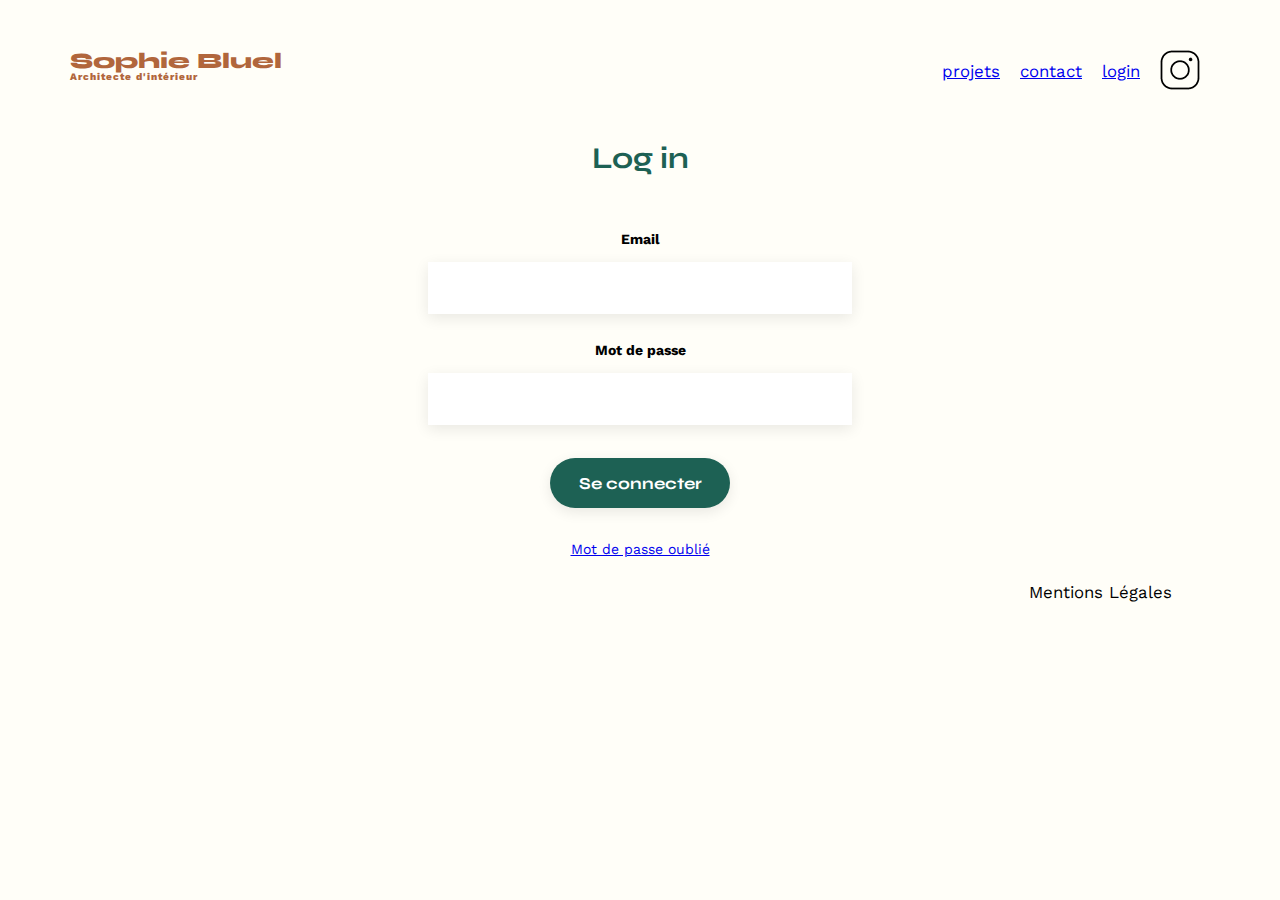
<file: FrontEnd/login.html>
<!DOCTYPE html>
<html lang="fr">

<head>
	<meta charset="UTF-8">
	<title>Sophie Bluel - Architecte d'intérieur</title>
	<meta name="viewport" content="width=device-width, initial-scale=1.0">
	<link rel="preconnect" href="https://fonts.googleapis.com">
	<link rel="preconnect" href="https://fonts.gstatic.com" crossorigin>
	<link href="https://fonts.googleapis.com/css2?family=Syne:wght@700;800&family=Work+Sans&display=swap"
		rel="stylesheet">
	<meta name="description" content="">
	<link rel="stylesheet" href="./assets/style.css">
    <script src="assets/js/login.js" defer></script>
	
</head>

<body>
	<main>
		<header>
			<h1>Sophie Bluel <span>Architecte d'intérieur</span></h1>
			<nav>
				<ul>
					<li><a href="index.html#portfolio">projets</a></li>
					<li><a href="index.html#contact">contact</a></li>
					<li><a href="login.html">login</a></li>
					<li><img src="./assets/icons/instagram.png" alt="Instagram"></li>
				</ul>
			</nav>
		</header>
		

		<section id="contact">
			<h2>Log in</h2>

			<form>
				<label for="email">Email</label>
				<input type="email" name="email" id="email">
				<label for="password">Mot de passe</label>
				<input type="password" name="password" id="password">

				<input type="submit" value="Se connecter">
				<a href="#" id="forgottenmdp">Mot de passe oublié</a>
			</form>
		</section>
	</main>

	<footer>
		<nav>
			<ul>
				<li>Mentions Légales</li>
			</ul>
		</nav>
	</footer>
	
</body>

</html>
</file>
<file: FrontEnd/assets/style.css>
/* http://meyerweb.com/eric/tools/css/reset/
   v2.0 | 20110126
   License: none (public domain)
*/

html, body, div, span, applet, object, iframe,
h1, h2, h3, h4, h5, h6, p, blockquote, pre,
a, abbr, acronym, address, big, cite, code,
del, dfn, em, img, ins, kbd, q, s, samp,
small, strike, strong, sub, sup, tt, var,
b, u, i, center,
dl, dt, dd, ol, ul, li,
fieldset, form, label, legend,
table, caption, tbody, tfoot, thead, tr, th, td,
article, aside, canvas, details, embed,
figure, figcaption, footer, header, hgroup,
menu, nav, output, ruby, section, summary,
time, mark, audio, video {
	margin: 0;
	padding: 0;
	border: 0;
	font-size: 100%;
	font: inherit;
	vertical-align: baseline;
}
/* HTML5 display-role reset for older browsers */
article, aside, details, figcaption, figure,
footer, header, hgroup, menu, nav, section {
	display: block;
}
body {
	line-height: 1;
}
ol, ul {
	list-style: none;
}
blockquote, q {
	quotes: none;
}
blockquote:before, blockquote:after,
q:before, q:after {
	content: '';
	content: none;
}
table {
	border-collapse: collapse;
	border-spacing: 0;
}
/** end reset css**/
body {
	max-width: 1140px;
	margin:auto;
	font-family: 'Work Sans' ;
	font-size: 14px;
	background-color: #FFFEF8;
}
header {
	display: flex;
	justify-content: space-between;
	margin: 50px 0
}
section {
	margin: 50px 0
}

h1{
	display: flex;
	flex-direction: column;
	font-family: 'Syne';
	font-size: 22px;
	font-weight: 800;
	color: #B1663C;
	
}


h1 > span {
	font-family: 'Work Sans';
	font-size:10px;
	letter-spacing: 0.1em;
;
}

h2{
	font-family: 'Syne';
	font-weight: 700;
	font-size: 30px;
	color: #1D6154
}
nav ul {
	display: flex;
	align-items: center;
	list-style-type: none;

}
nav li {
	padding: 0 10px;
	font-size: 1.2em;
}


li:hover {
	color: #B1663C;
	cursor: pointer;
}
#introduction {
	display: flex;
	align-items: center;
}
#introduction figure {
	flex: 1
}
#introduction img {
	display: block;
	margin: auto;
	width: 80%;
}

#introduction article {
	flex: 1
}
#introduction h2 {
	margin-bottom: 1em;
}

#introduction p {
	margin-bottom: 0.5em;
}
#portfolio h2 {
	text-align: center;
	margin-bottom: 1em;
}
.gallery {
	width: 100%;
	display: grid;
	grid-template-columns: 1fr 1fr 1fr;
	grid-column-gap: 20px;
	grid-row-gap: 20px;
}

.gallery img {
	width: 100%;

}
#contact {
	width: 50%;
margin: auto;
}
#contact > * {
	text-align: center;

}
#contact h2{
	margin-bottom: 20px;
}
#contact form {
	text-align: left;
	margin-top:30px;
	display: flex;
	flex-direction: column;
	align-items: center;
}

#contact input {
	height: 50px;
	font-size: 1.2em;
	border: none;
	box-shadow: 0px 4px 14px rgba(0, 0, 0, 0.09);
}
#contact label {
	margin: 2em 0 1em 0;
}
#contact textarea {
	border: none;
	box-shadow: 0px 4px 14px rgba(0, 0, 0, 0.09);
}

input[type="submit"]{
	font-family: 'Syne';
	font-weight: 700;
	color: white;
	background-color: #1D6154;
	margin : 2em auto ;
	width: 180px;
	text-align: center;
	border-radius: 60px ;
}

footer nav ul {
	display: flex;
	justify-content: flex-end;
	margin: 2em
}

.filters {
	display: flex;
	justify-content: center;
	align-items: center;
	margin: 3em 0em 2em 0em;
	gap: 10px;
}

.filters button {
	color: #1D6154;
	border: 1px solid #1D6154;
	background-color: white;
	border-radius: 60px;
	text-align: center;
	cursor: pointer;
	padding: 0.4rem 2rem;
	font-family: 'Syne';
	background-color: #1D6154;
	color: white;
}

.loginButton {
	display: flex;
	justify-content: center;
	font-family: 'Syne';
	font-weight: 700;
	color: white;
	background-color: #1D6154;
	margin : 2em auto ;
	width: 180px;
	border-radius: 60px ;
	height: 36px;
	font-size: 1.2em;
	border: none;
	box-shadow: 0px 4px 14px rgba(0, 0, 0, 0.09);
	cursor: pointer;
}

.log{
	display: flex;
  	flex-direction: column;
	align-items: center;
}

.footerlog{
	display: flex;
	justify-content: flex-end;
	margin: 2em;
}

input{
	height: 50px;
	font-size: 1.2em;
	border: none;
	
	width: 25em;
	cursor: pointer;
}

.log h2{
	margin: 2em;
}


label{
	font-family: work sans ;
	font-weight: 700;
	font-size: 14px;
	line-height: 17px;
}

#forgottenmdp {
	display: flex;
	justify-content: center;
}

.hidden {
	display: none !important;
}

#portfolio h2{
	text-align: center;
	margin-bottom: 1em;
	padding-right: 20px;
}

.modif{
	display: flex;
	justify-content: center;
	align-items: baseline;
}

.Bar-modif-2 {
	
	display: flex;
	cursor: pointer;
}

.Bar-modif {
	display: flex;
	justify-content: center;
	gap: 31px;
	height: 30px;
	margin-bottom: 50px;
	margin-left: -30px;
}

.Mode-bar {
	display: flex;
	height: 50px;
	background-color: #000000;
	color: #ffffff;
	align-items: center;
	justify-content: center;
	gap: 12px;
	
}

.Bar-logo {
	width: 15px;
	height: 15px;
	color: white;
}


.modal-background {
	position: fixed;
	display: flex;
	justify-content: center;
	align-items: center;
	left: 0;
	top: 0;
	height: 100%;
	width: 100%;
	background-color: rgba(0, 0, 0, 0.3);
}

.modal-background[aria-hidden="true"] {
	display: none;
}

.modal {
	background-color: white;
	height: 688px;
	width: 630px;
	border-radius: 5px;
	
}


.modal-header {
	display: flex;
	justify-content: flex-end;
	padding: 5px;
}

.modal-button-close {
	background-color: white;
	border: none;
	font-size: larger;
	color: #000000;
	font-weight: 700;
	position: relative;
	top: 5px;
	right: 5px;
}

.modal-content {
	display: flex;
	flex-direction: column;
	align-items: center;
	position: relative;
	height: calc(100% - 32px);
}

.modal-title {
	margin-bottom: 2em;
	font-family: "Work sans";
	font-weight: 400;
	font-size: 26px;
	color: rgba(0, 0, 0, 1);
	flex: 0 0 50px;
}

#modal-gallery {
	
	width: 430px;
	flex: 1 1 100%;
}

#modal-gallery2{
	display: flex;
	flex-flow: wrap;
}

.modal-gallery-item {
	position: relative;
}

.fa-solid  {
	position: absolute;
	right: 13px;
	top:22px;
	border: none;
	height: 20px;
	font-size:12px; 
	color: white;
	background-color: #000000;
	border-radius: 2px;
	cursor: pointer;

}

.fleche-droite{
	display: flex;
	position: absolute;
	top: 0;
	left: 0;
	font-size: 30px;
	color: rgba(0, 0, 0, 1);
	background-color: white;
	z-index: 150;
	margin-left: 1em;
}

i.fa-regular.fa-image{
	font-family: "Font Awesome 6 free";
	font-weight: 400;
	font-size: 75px;
	color: rgba(185, 197, 204, 1);
}

.modal-gallery-img {
	height: 103px;
	width: 77px;
	margin: 4px;
	margin-top: 15px;
}

.add-button{
	color: #1D6154;
	border: 1px solid #1D6154;
	background-color: white;
	border-radius: 60px;
	text-align: center;
	cursor: pointer;
	padding: 0.4rem 2rem;
	font-family: 'Syne';
	background-color: #1D6154;
	color: white;
	width: 237px;
	height: 36px;
	margin-bottom: 20px;

}

.button-add{
	align-self: flex-end;
	flex: 0 0 150px;
}

#trait_dessus
{
	border-top: 1px solid rgba(179, 179, 179, 1);
	width : 300px;
} 

.modal2-title{
	margin-bottom: 2em;
	font-family: 'work sans';
	font-style: normal;
	font-weight: 400;
	font-size: 26px;
	color: #000000;
	display: flex;
	z-index: 150;


}

.photo-details{
	display: flex;
	flex-direction: column;
	row-gap: 20px;
	
}

form{
	display: flex;
	flex-direction: column;
}

.photo-upload{
	display: flex;
	flex-direction: column;
	align-items: center;
}

label.label{
	font-family: 'work sans';
	color: #3d3d3d;
	font-weight: 700;
	padding-top: 1em;
}

.upload-btn{
	display: flex;
	flex-direction: row;
	column-gap: 5px;
	justify-content: center;
	align-items: center;
	cursor: pointer;
	border-radius: 50px;
	background-color: #cbd6dc;
	border: none;
	height: 36px;
	width: 173px;
	color: #306685;
	font-family: 'work sans';
	font-weight: 700;
}

#submit-btn{
	display: flex;
	justify-content: center;
	align-items: center;
	margin-top: 143px;
	width: 237px;
	height: 36px;
}

.upload-content{
	display: flex;
	flex-direction: column;
	gap: 12px;
	width: 420px;
	height: 169px;
	background-color: #e8f1f7;
	border-radius: 3px;
	justify-content: center;
	align-items: center;
}

#title{
	box-shadow: 0px 4px 14px rgba(0, 0, 0, 0.09);
}



#category{
	width: 32em;
	height: 51px;
	border: none;
	background-color: #ffffff;
	box-shadow: 0px 4px 14px rgba(0, 0, 0, 0.09);
}

.line{
	height: 55px;
}

.line::before{
	content: "";
	display: block;
	margin-top: 5%;
	position: absolute;
	width: 68%;
	height: 1px;
	bottom:19% ;
	left: 16%;
	background-color: rgba(179, 179, 179, 1)
}

.preview{
	display: flex;
	flex-direction: column;
	justify-content: center;
	align-items: center;
	max-width: 22%;
}

#preview-image{
	display: flex;
	justify-content: center;
	align-items: center;
	max-width: 129px;
	max-height: 193px;
}

#submit-btn:enabled {
	background-color: #1D6154;
	cursor: pointer;
  }

#submit-btn:disabled {
    background-color: #ccc;
    color: #666;
    cursor: not-allowed; 
}
</file>
